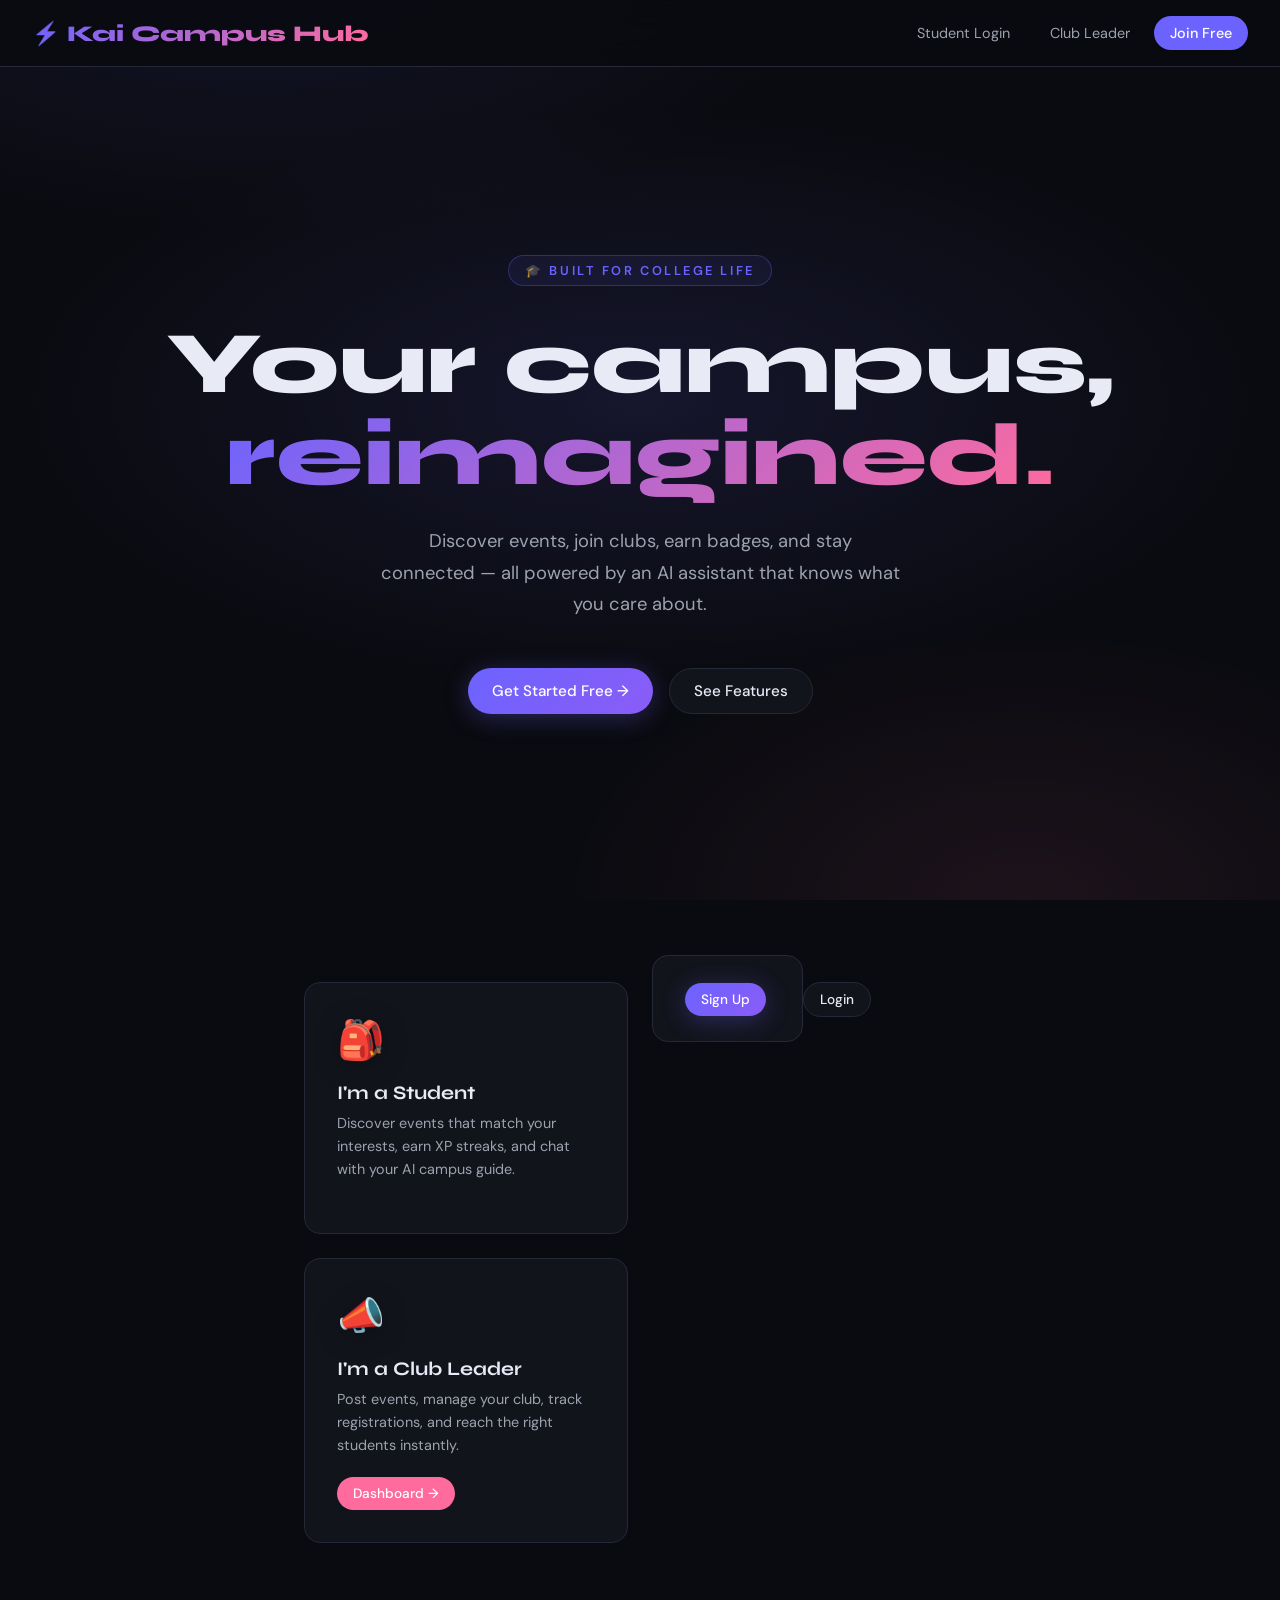
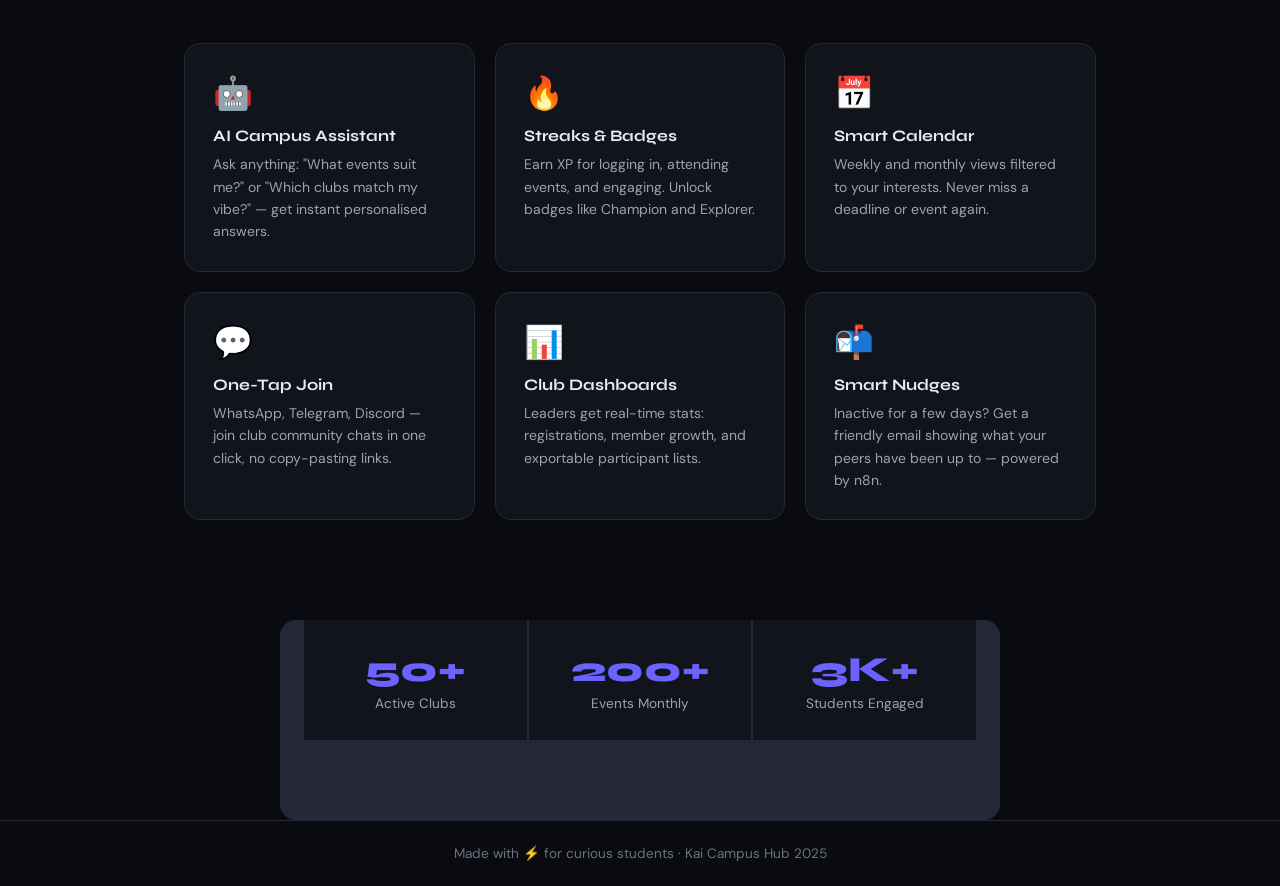
<file: Hushh/Hushh 1st Approach/index.html>
<!DOCTYPE html>
<html lang="en">
<head>
<meta charset="UTF-8" />
<meta name="viewport" content="width=device-width, initial-scale=1.0" />
<title>Kai Campus Hub — Your College, Supercharged</title>
<link rel="stylesheet" href="style.css" />
<style>
  .hero {
    min-height: calc(100vh - 65px);
    display: flex; flex-direction: column;
    align-items: center; justify-content: center;
    text-align: center; padding: 60px 24px;
    position: relative; overflow: hidden;
  }
  .hero::before {
    content: '';
    position: absolute; inset: 0;
    background: radial-gradient(ellipse 70% 50% at 50% 40%, rgba(108,99,255,0.12) 0%, transparent 70%);
    pointer-events: none;
  }
  .hero-eyebrow {
    font-size: 0.8rem; font-weight: 600; letter-spacing: 0.2em;
    text-transform: uppercase; color: var(--accent);
    border: 1px solid rgba(108,99,255,0.3);
    padding: 6px 16px; border-radius: 50px;
    margin-bottom: 32px; display: inline-block;
    background: rgba(108,99,255,0.08);
    animation: fadeUp 0.5s ease;
  }
  .hero h1 {
    font-family: 'Syne', sans-serif;
    font-size: clamp(2.8rem, 7vw, 5.5rem);
    font-weight: 800; line-height: 1.05;
    margin-bottom: 24px;
    animation: fadeUp 0.5s 0.1s ease both;
  }
  .hero h1 .line2 {
    background: linear-gradient(135deg, var(--accent), var(--accent2));
    -webkit-background-clip: text; -webkit-text-fill-color: transparent;
  }
  .hero p {
    font-size: 1.15rem; color: var(--text-dim);
    max-width: 520px; line-height: 1.7; margin-bottom: 48px;
    animation: fadeUp 0.5s 0.2s ease both;
  }
  .hero-ctas {
    display: flex; gap: 16px; flex-wrap: wrap; justify-content: center;
    animation: fadeUp 0.5s 0.3s ease both;
  }
  .role-cards {
    display: grid; grid-template-columns: 1fr 1fr; gap: 24px;
    max-width: 720px; width: 100%; margin: 80px auto 0;
    padding: 0 24px; animation: fadeUp 0.5s 0.4s ease both;
  }
  .role-card {
    background: var(--surface);
    border: 1px solid var(--border);
    border-radius: var(--radius); padding: 32px;
    text-align: left; text-decoration: none; color: var(--text);
    transition: var(--transition); position: relative; overflow: hidden;
  }
  .role-card::before {
    content: ''; position: absolute; inset: 0;
    background: linear-gradient(135deg, transparent, var(--accent-color, rgba(108,99,255,0.06)));
    opacity: 0; transition: var(--transition);
  }
  .role-card:hover::before { opacity: 1; }
  .role-card:hover { border-color: var(--border-hover, var(--accent)); transform: translateY(-4px); }
  .role-card.student { --accent-color: rgba(108,99,255,0.1); --border-hover: var(--accent); }
  .role-card.leader  { --accent-color: rgba(255,107,157,0.1); --border-hover: var(--accent2); }
  .role-icon {
    font-size: 2.4rem; margin-bottom: 16px; display: block;
    filter: drop-shadow(0 4px 12px rgba(0,0,0,0.3));
  }
  .role-card h3 { font-family: 'Syne', sans-serif; font-size: 1.2rem; font-weight: 700; margin-bottom: 8px; }
  .role-card p { font-size: 0.9rem; color: var(--text-dim); line-height: 1.6; margin-bottom: 20px; }
  .role-card .role-actions { display: flex; gap: 8px; }

  .features {
    max-width: 960px; margin: 0 auto; padding: 100px 24px;
    display: grid; grid-template-columns: repeat(auto-fit, minmax(260px, 1fr));
    gap: 20px;
  }
  .feature-card {
    background: var(--surface); border: 1px solid var(--border);
    border-radius: var(--radius); padding: 28px;
  }
  .feature-icon { font-size: 2rem; margin-bottom: 12px; }
  .feature-card h4 { font-family: 'Syne', sans-serif; font-size: 1rem; font-weight: 700; margin-bottom: 8px; }
  .feature-card p { font-size: 0.875rem; color: var(--text-dim); line-height: 1.6; }

  .stats-bar {
    max-width: 720px; margin: 0 auto; padding: 0 24px 80px;
    display: grid; grid-template-columns: repeat(3,1fr); gap: 2px;
    background: var(--border); border-radius: var(--radius); overflow: hidden;
  }
  .stat { background: var(--surface); padding: 28px 24px; text-align: center; }
  .stat-val { font-family: 'Syne', sans-serif; font-size: 2.2rem; font-weight: 800; color: var(--accent); }
  .stat-label { font-size: 0.85rem; color: var(--text-dim); margin-top: 4px; }

  .footer {
    border-top: 1px solid var(--border); padding: 24px;
    text-align: center; color: var(--text-muted); font-size: 0.85rem;
  }
  @media(max-width: 600px) {
    .role-cards { grid-template-columns: 1fr; }
    .stats-bar  { grid-template-columns: 1fr; }
  }
</style>
</head>
<body>

<nav class="nav">
  <a class="nav-logo" href="index.html">⚡ Kai Campus Hub</a>
  <div class="nav-links">
    <a href="student-login.html">Student Login</a>
    <a href="club-leader.html">Club Leader</a>
    <a href="student-signup.html" class="btn-nav">Join Free</a>
  </div>
</nav>

<section class="hero">
  <div class="hero-eyebrow">🎓 Built for College Life</div>
  <h1>
    Your campus,<br>
    <span class="line2">reimagined.</span>
  </h1>
  <p>Discover events, join clubs, earn badges, and stay connected — all powered by an AI assistant that knows what you care about.</p>
  <div class="hero-ctas">
    <a href="student-signup.html" class="btn btn-primary">Get Started Free &rarr;</a>
    <a href="#features" class="btn btn-secondary">See Features</a>
  </div>
</section>

<div class="role-cards">
  <a class="role-card student" href="student-signup.html">
    <span class="role-icon">🎒</span>
    <h3>I'm a Student</h3>
    <p>Discover events that match your interests, earn XP streaks, and chat with your AI campus guide.</p>
    <div class="role-actions">
      <span class="btn btn-primary btn-sm">Sign Up</span>
      <a href="student-login.html" class="btn btn-secondary btn-sm" onclick="event.stopPropagation()">Login</a>
    </div>
  </a>
  <a class="role-card leader" href="club-leader.html">
    <span class="role-icon">📣</span>
    <h3>I'm a Club Leader</h3>
    <p>Post events, manage your club, track registrations, and reach the right students instantly.</p>
    <div class="role-actions">
      <span class="btn btn-sm" style="background:var(--accent2);color:#fff;">Dashboard →</span>
    </div>
  </a>
</div>

<div id="features"></div>
<section class="features">
  <div class="feature-card anim-fade-up anim-delay-1">
    <div class="feature-icon">🤖</div>
    <h4>AI Campus Assistant</h4>
    <p>Ask anything: "What events suit me?" or "Which clubs match my vibe?" — get instant personalised answers.</p>
  </div>
  <div class="feature-card anim-fade-up anim-delay-2">
    <div class="feature-icon">🔥</div>
    <h4>Streaks & Badges</h4>
    <p>Earn XP for logging in, attending events, and engaging. Unlock badges like Champion and Explorer.</p>
  </div>
  <div class="feature-card anim-fade-up anim-delay-3">
    <div class="feature-icon">📅</div>
    <h4>Smart Calendar</h4>
    <p>Weekly and monthly views filtered to your interests. Never miss a deadline or event again.</p>
  </div>
  <div class="feature-card anim-fade-up anim-delay-1">
    <div class="feature-icon">💬</div>
    <h4>One-Tap Join</h4>
    <p>WhatsApp, Telegram, Discord — join club community chats in one click, no copy-pasting links.</p>
  </div>
  <div class="feature-card anim-fade-up anim-delay-2">
    <div class="feature-icon">📊</div>
    <h4>Club Dashboards</h4>
    <p>Leaders get real-time stats: registrations, member growth, and exportable participant lists.</p>
  </div>
  <div class="feature-card anim-fade-up anim-delay-3">
    <div class="feature-icon">📬</div>
    <h4>Smart Nudges</h4>
    <p>Inactive for a few days? Get a friendly email showing what your peers have been up to — powered by n8n.</p>
  </div>
</section>

<div class="stats-bar">
  <div class="stat">
    <div class="stat-val">50+</div>
    <div class="stat-label">Active Clubs</div>
  </div>
  <div class="stat">
    <div class="stat-val">200+</div>
    <div class="stat-label">Events Monthly</div>
  </div>
  <div class="stat">
    <div class="stat-val">3K+</div>
    <div class="stat-label">Students Engaged</div>
  </div>
</div>

<footer class="footer">
  Made with ⚡ for curious students · Kai Campus Hub 2025
</footer>

<script src="utils.js"></script>
</body>
</html>
</file>
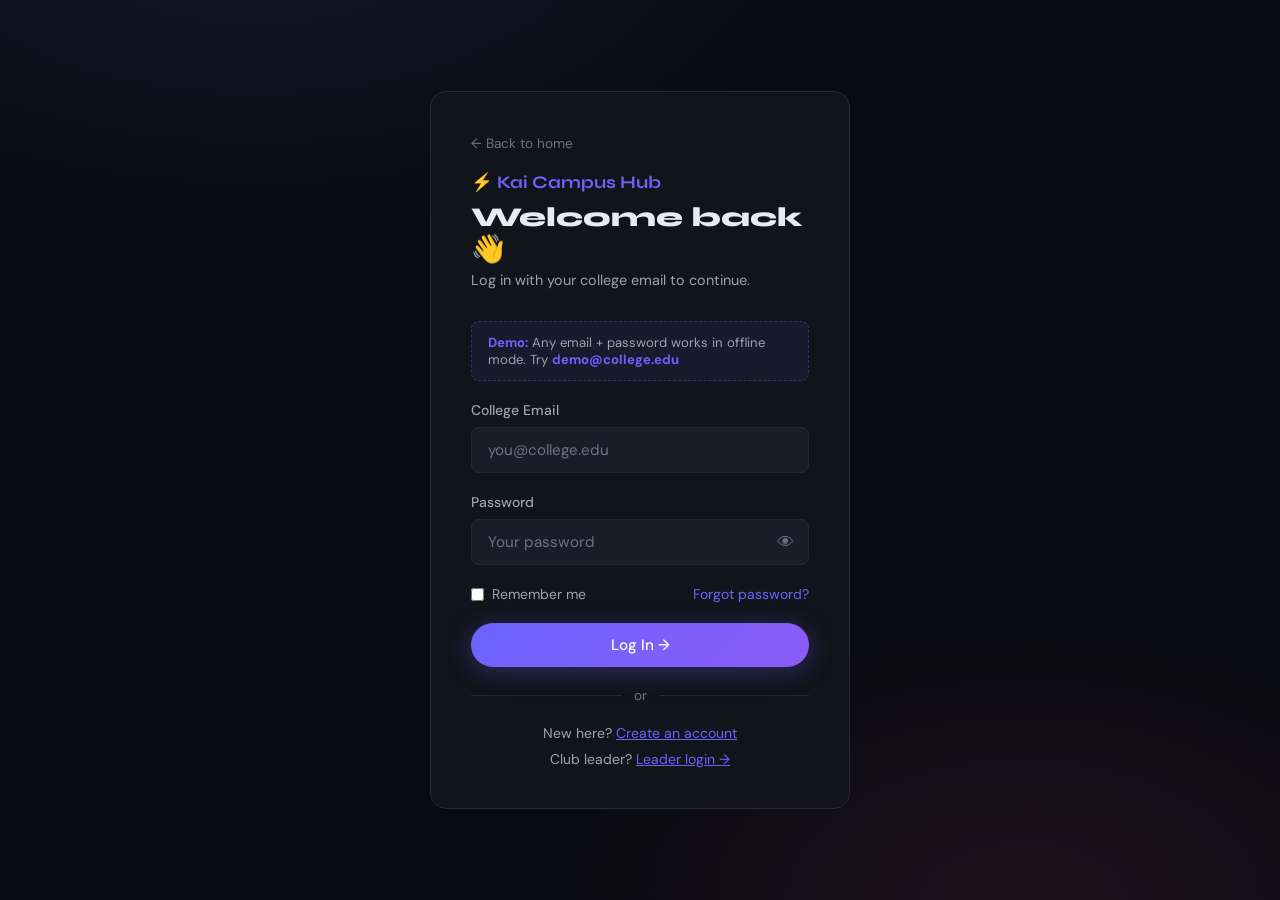
<file: Hushh/Hushh 1st Approach/chat.html>
<!DOCTYPE html>
<html lang="en">

<head>
  <meta charset="UTF-8" />
  <meta name="viewport" content="width=device-width, initial-scale=1.0" />
  <title>Dashboard — Kai Campus Hub</title>
  <link rel="stylesheet" href="style.css" />
  <style>
    /* ── Layout ── */
    body {
      overflow-x: hidden;
    }

    .app {
      display: grid;
      grid-template-columns: 260px 1fr 300px;
      grid-template-rows: 65px 1fr;
      height: 100vh;
      overflow: hidden;
    }

    /* ── Sidebar ── */
    .sidebar {
      grid-row: 1 / -1;
      background: var(--surface);
      border-right: 1px solid var(--border);
      padding: 0;
      display: flex;
      flex-direction: column;
      overflow-y: auto;
    }

    .sidebar-logo {
      padding: 20px 24px;
      font-family: 'Syne', sans-serif;
      font-weight: 800;
      font-size: 1.2rem;
      color: var(--accent);
      border-bottom: 1px solid var(--border);
    }

    .sidebar-nav {
      padding: 16px 12px;
      flex: 1;
    }

    .nav-item {
      display: flex;
      align-items: center;
      gap: 12px;
      padding: 10px 12px;
      border-radius: var(--radius-sm);
      color: var(--text-dim);
      font-size: 0.9rem;
      cursor: pointer;
      transition: var(--transition);
      text-decoration: none;
      margin-bottom: 2px;
    }

    .nav-item:hover {
      background: var(--surface2);
      color: var(--text);
    }

    .nav-item.active {
      background: rgba(108, 99, 255, 0.12);
      color: var(--accent);
      font-weight: 500;
    }

    .nav-icon {
      font-size: 1.1rem;
      width: 22px;
      text-align: center;
    }

    .sidebar-user {
      padding: 16px;
      border-top: 1px solid var(--border);
      display: flex;
      align-items: center;
      gap: 12px;
    }

    .user-avatar {
      width: 36px;
      height: 36px;
      border-radius: 50%;
      background: linear-gradient(135deg, var(--accent), var(--accent2));
      display: flex;
      align-items: center;
      justify-content: center;
      font-weight: 700;
      font-size: 0.9rem;
      flex-shrink: 0;
    }

    .user-info {
      min-width: 0;
    }

    .user-name {
      font-size: 0.875rem;
      font-weight: 600;
      white-space: nowrap;
      overflow: hidden;
      text-overflow: ellipsis;
    }

    .user-class {
      font-size: 0.75rem;
      color: var(--text-muted);
    }

    /* ── Top Bar ── */
    .topbar {
      grid-column: 2 / -1;
      background: rgba(10, 11, 16, 0.85);
      backdrop-filter: blur(20px);
      border-bottom: 1px solid var(--border);
      display: flex;
      align-items: center;
      justify-content: space-between;
      padding: 0 24px;
      gap: 16px;
    }

    .topbar-title {
      font-family: 'Syne', sans-serif;
      font-weight: 700;
      font-size: 1rem;
    }

    .topbar-right {
      display: flex;
      align-items: center;
      gap: 12px;
    }

    /* ── Main Panel ── */
    .main {
      grid-column: 2;
      grid-row: 2;
      display: flex;
      flex-direction: column;
      overflow: hidden;
      background: var(--bg);
    }

    /* ── Tabs ── */
    .tabs {
      display: flex;
      gap: 4px;
      padding: 16px 24px 0;
      border-bottom: 1px solid var(--border);
    }

    .tab {
      padding: 10px 18px;
      border-radius: 8px 8px 0 0;
      font-size: 0.875rem;
      font-weight: 500;
      cursor: pointer;
      color: var(--text-dim);
      transition: var(--transition);
      border: none;
      background: none;
    }

    .tab.active {
      color: var(--accent);
      border-bottom: 2px solid var(--accent);
      background: rgba(108, 99, 255, 0.05);
    }

    /* ── Chat ── */
    .chat-area {
      flex: 1;
      overflow-y: auto;
      padding: 24px;
      display: flex;
      flex-direction: column;
      gap: 16px;
    }

    .msg {
      display: flex;
      gap: 12px;
      max-width: 75%;
      animation: fadeUp 0.3s ease;
    }

    .msg.user {
      align-self: flex-end;
      flex-direction: row-reverse;
    }

    .msg-avatar {
      width: 32px;
      height: 32px;
      border-radius: 50%;
      flex-shrink: 0;
      display: flex;
      align-items: center;
      justify-content: center;
      font-size: 0.85rem;
      font-weight: 700;
    }

    .msg.ai .msg-avatar {
      background: linear-gradient(135deg, var(--accent), #8b5cf6);
    }

    .msg.user .msg-avatar {
      background: linear-gradient(135deg, var(--accent2), #f59e0b);
    }

    .msg-bubble {
      padding: 12px 16px;
      border-radius: 16px;
      font-size: 0.9rem;
      line-height: 1.6;
    }

    .msg.ai .msg-bubble {
      background: var(--surface);
      border: 1px solid var(--border);
      border-top-left-radius: 4px;
    }

    .msg.user .msg-bubble {
      background: linear-gradient(135deg, var(--accent), #8b5cf6);
      color: #fff;
      border-top-right-radius: 4px;
    }

    .msg-bubble .event-cards {
      display: flex;
      flex-direction: column;
      gap: 8px;
      margin-top: 10px;
    }

    .event-mini {
      background: var(--surface2);
      border: 1px solid var(--border);
      border-radius: 10px;
      padding: 10px 12px;
      display: flex;
      align-items: center;
      justify-content: space-between;
      gap: 8px;
    }

    .event-mini-info {
      min-width: 0;
    }

    .event-mini-title {
      font-weight: 600;
      font-size: 0.85rem;
      white-space: nowrap;
      overflow: hidden;
      text-overflow: ellipsis;
    }

    .event-mini-meta {
      font-size: 0.75rem;
      color: var(--text-muted);
      margin-top: 2px;
    }

    .chat-input-area {
      padding: 16px 24px;
      border-top: 1px solid var(--border);
      background: var(--bg);
    }

    .quick-prompts {
      display: flex;
      gap: 8px;
      flex-wrap: wrap;
      margin-bottom: 12px;
    }

    .quick-btn {
      font-size: 0.78rem;
      padding: 6px 12px;
      border-radius: 50px;
      background: var(--surface2);
      border: 1px solid var(--border);
      color: var(--text-dim);
      cursor: pointer;
      transition: var(--transition);
    }

    .quick-btn:hover {
      border-color: var(--accent);
      color: var(--accent);
    }

    .input-row {
      display: flex;
      gap: 10px;
    }

    .chat-input {
      flex: 1;
      background: var(--surface);
      border: 1px solid var(--border);
      border-radius: 12px;
      padding: 12px 16px;
      color: var(--text);
      font-family: 'DM Sans', sans-serif;
      font-size: 0.9rem;
      outline: none;
      transition: var(--transition);
      resize: none;
      line-height: 1.5;
    }

    .chat-input:focus {
      border-color: var(--accent);
      box-shadow: 0 0 0 3px var(--glow);
    }

    .send-btn {
      background: var(--accent);
      border: none;
      border-radius: 12px;
      width: 44px;
      height: 44px;
      cursor: pointer;
      font-size: 1.1rem;
      transition: var(--transition);
      display: flex;
      align-items: center;
      justify-content: center;
      flex-shrink: 0;
    }

    .send-btn:hover {
      background: #5a52d5;
    }

    /* ── Events Tab ── */
    .events-grid {
      padding: 24px;
      display: grid;
      gap: 16px;
      overflow-y: auto;
      grid-template-columns: 1fr;
    }

    .event-card {
      background: var(--surface);
      border: 1px solid var(--border);
      border-radius: var(--radius);
      padding: 20px;
      display: flex;
      justify-content: space-between;
      align-items: flex-start;
      gap: 16px;
      transition: var(--transition);
    }

    .event-card:hover {
      border-color: rgba(108, 99, 255, 0.3);
    }

    .event-card-info {
      flex: 1;
      min-width: 0;
    }

    .event-card-title {
      font-family: 'Syne', sans-serif;
      font-weight: 700;
      font-size: 1rem;
      margin-bottom: 6px;
    }

    .event-card-meta {
      font-size: 0.82rem;
      color: var(--text-muted);
      display: flex;
      gap: 12px;
      flex-wrap: wrap;
      margin-bottom: 10px;
    }

    .event-card-tags {
      display: flex;
      gap: 6px;
      flex-wrap: wrap;
    }

    .join-btns {
      display: flex;
      gap: 8px;
      flex-direction: column;
      flex-shrink: 0;
    }

    /* ── Right Panel ── */
    .right-panel {
      grid-row: 2;
      background: var(--surface);
      border-left: 1px solid var(--border);
      overflow-y: auto;
      padding: 20px 16px;
      display: flex;
      flex-direction: column;
      gap: 20px;
    }

    .panel-section-title {
      font-family: 'Syne', sans-serif;
      font-size: 0.85rem;
      font-weight: 700;
      color: var(--text-muted);
      text-transform: uppercase;
      letter-spacing: 0.1em;
      margin-bottom: 12px;
    }

    /* ── Gamification Panel ── */
    .xp-bar-wrap {
      margin-bottom: 4px;
    }

    .xp-bar-labels {
      display: flex;
      justify-content: space-between;
      font-size: 0.75rem;
      color: var(--text-muted);
      margin-bottom: 6px;
    }

    .xp-bar {
      height: 8px;
      border-radius: 4px;
      background: var(--surface2);
      overflow: hidden;
    }

    .xp-fill {
      height: 100%;
      border-radius: 4px;
      background: linear-gradient(90deg, var(--accent), #8b5cf6);
      transition: width 1s ease;
    }

    .badge-grid {
      display: flex;
      flex-wrap: wrap;
      gap: 8px;
    }

    .badge-item {
      text-align: center;
      padding: 10px;
      border-radius: 10px;
      flex: 1;
      min-width: 70px;
      background: var(--surface2);
      border: 1px solid var(--border);
      transition: var(--transition);
    }

    .badge-item.earned {
      border-color: var(--accent4);
      background: rgba(255, 209, 102, 0.08);
    }

    .badge-item.locked {
      opacity: 0.4;
    }

    .badge-emoji {
      font-size: 1.5rem;
    }

    .badge-name {
      font-size: 0.7rem;
      color: var(--text-dim);
      margin-top: 4px;
    }

    /* ── Mini Calendar ── */
    .mini-cal {
      font-size: 0.85rem;
    }

    .cal-nav {
      display: flex;
      align-items: center;
      justify-content: space-between;
      margin-bottom: 12px;
    }

    .cal-nav button {
      background: var(--surface2);
      border: 1px solid var(--border);
      border-radius: 6px;
      padding: 4px 10px;
      color: var(--text);
      cursor: pointer;
    }

    .cal-grid {
      display: grid;
      grid-template-columns: repeat(7, 1fr);
      gap: 2px;
      text-align: center;
    }

    .cal-day-name {
      font-size: 0.7rem;
      color: var(--text-muted);
      padding: 4px 0;
    }

    .cal-day {
      padding: 5px 0;
      border-radius: 6px;
      cursor: pointer;
      color: var(--text-dim);
      transition: var(--transition);
    }

    .cal-day:hover {
      background: var(--surface2);
    }

    .cal-day.today {
      background: var(--accent);
      color: #fff;
      font-weight: 700;
      border-radius: 50%;
    }

    .cal-day.has-event::after {
      content: '·';
      display: block;
      color: var(--accent3);
      font-size: 1rem;
      line-height: 0.4;
    }

    .cal-day.empty {
      cursor: default;
    }

    /* ── Clubs Panel ── */
    .club-item {
      display: flex;
      align-items: center;
      gap: 10px;
      padding: 10px 0;
      border-bottom: 1px solid var(--border);
    }

    .club-item:last-child {
      border-bottom: none;
    }

    .club-avatar {
      width: 36px;
      height: 36px;
      border-radius: 10px;
      background: linear-gradient(135deg, #2a2d3a, #3a3d50);
      display: flex;
      align-items: center;
      justify-content: center;
      font-size: 1.2rem;
      flex-shrink: 0;
    }

    .club-info {
      flex: 1;
      min-width: 0;
    }

    .club-name {
      font-size: 0.875rem;
      font-weight: 600;
    }

    .club-members {
      font-size: 0.75rem;
      color: var(--text-muted);
    }

    /* ── Responsive ── */
    @media(max-width:900px) {
      .app {
        grid-template-columns: 1fr;
        grid-template-rows: 65px 1fr;
      }

      .sidebar {
        display: none;
      }

      .topbar {
        grid-column: 1;
      }

      .main {
        grid-column: 1;
      }

      .right-panel {
        display: none;
      }
    }

    /* ── typing indicator ── */
    .typing .msg-bubble {
      display: flex;
      gap: 4px;
      align-items: center;
      padding: 14px 16px;
    }

    .typing-dot {
      width: 7px;
      height: 7px;
      border-radius: 50%;
      background: var(--text-muted);
      animation: typeBounce 1.2s infinite;
    }

    .typing-dot:nth-child(2) {
      animation-delay: 0.2s;
    }

    .typing-dot:nth-child(3) {
      animation-delay: 0.4s;
    }

    @keyframes typeBounce {

      0%,
      60%,
      100% {
        transform: translateY(0)
      }

      30% {
        transform: translateY(-6px)
      }
    }
  </style>
</head>

<body>
  <div class="app">

    <!-- Sidebar -->
    <aside class="sidebar">
      <div class="sidebar-logo">⚡ Kai Campus</div>
      <nav class="sidebar-nav">
        <div class="nav-item active" onclick="switchTab('chat')"><span class="nav-icon">💬</span> AI Assistant</div>
        <div class="nav-item" onclick="switchTab('events')"><span class="nav-icon">📅</span> Events</div>
        <div class="nav-item" onclick="switchTab('clubs')"><span class="nav-icon">🏛</span> Clubs</div>
        <a class="nav-item" href="calendar.html"><span class="nav-icon">🗓</span> Calendar</a>
        <div class="nav-item" onclick="switchTab('badges')"><span class="nav-icon">🏆</span> My Badges</div>
        <div style="height:1px;background:var(--border);margin:12px 0"></div>
        <div class="nav-item" onclick="logout()"><span class="nav-icon">🚪</span> Log Out</div>
      </nav>
      <div class="sidebar-user" id="sidebarUser">
        <div class="user-avatar" id="userAvatarSide"></div>
        <div class="user-info">
          <div class="user-name" id="userNameSide">—</div>
          <div class="user-class" id="userClassSide">—</div>
        </div>
      </div>
    </aside>

    <!-- Top Bar -->
    <header class="topbar">
      <div class="topbar-title" id="tabTitle">💬 AI Assistant</div>
      <div class="topbar-right">
        <div class="streak-bar" id="streakBar">
          <span class="streak-fire">🔥</span>
          <span class="streak-count" id="streakCount">0</span>
          <span style="color:var(--text-muted);font-size:0.8rem">day streak</span>
        </div>
        <div class="xp-pill" id="xpPill">0 XP</div>
      </div>
    </header>

    <!-- Main Content -->
    <main class="main">
      <!-- CHAT TAB -->
      <div id="tabChat" style="display:flex;flex-direction:column;height:100%">
        <div class="tabs">
          <button class="tab active" onclick="switchTab('chat')">💬 Chat</button>
          <button class="tab" onclick="switchTab('events')">📅 Events</button>
          <button class="tab" onclick="switchTab('clubs')">🏛 Clubs</button>
        </div>
        <div class="chat-area" id="chatArea"></div>
        <div class="chat-input-area">
          <div class="quick-prompts">
            <button class="quick-btn" onclick="sendQuick('What events are happening this week?')">📅 This week's
              events</button>
            <button class="quick-btn" onclick="sendQuick('Which clubs match my interests?')">🏛 Matching clubs</button>
            <button class="quick-btn" onclick="sendQuick('Show me upcoming deadlines')">⏰ Deadlines</button>
            <button class="quick-btn" onclick="sendQuick('How do I earn more XP?')">⚡ Earn XP</button>
          </div>
          <div class="input-row">
            <textarea class="chat-input" id="chatInput" rows="1"
              placeholder="Ask anything about events, clubs, deadlines…" onkeydown="handleKey(event)"></textarea>
            <button class="send-btn" onclick="sendMessage()">↑</button>
          </div>
        </div>
      </div>

      <!-- EVENTS TAB -->
      <div id="tabEvents" style="display:none;height:100%;overflow:hidden;flex-direction:column">
        <div class="tabs">
          <button class="tab" onclick="switchTab('chat')">💬 Chat</button>
          <button class="tab active" onclick="switchTab('events')">📅 Events</button>
          <button class="tab" onclick="switchTab('clubs')">🏛 Clubs</button>
        </div>
        <div class="events-grid" id="eventsGrid">
          <div style="color:var(--text-muted);padding:24px;text-align:center">Loading events…</div>
        </div>
      </div>

      <!-- CLUBS TAB -->
      <div id="tabClubs" style="display:none;height:100%;overflow:hidden;flex-direction:column">
        <div class="tabs">
          <button class="tab" onclick="switchTab('chat')">💬 Chat</button>
          <button class="tab" onclick="switchTab('events')">📅 Events</button>
          <button class="tab active" onclick="switchTab('clubs')">🏛 Clubs</button>
        </div>
        <div class="events-grid" id="clubsGrid">
          <div style="color:var(--text-muted);padding:24px;text-align:center">Loading clubs…</div>
        </div>
      </div>

      <!-- BADGES TAB -->
      <div id="tabBadges" style="display:none;height:100%;overflow-y:auto;padding:24px">
        <h2 style="font-family:'Syne',sans-serif;margin-bottom:20px">Your Achievements</h2>
        <div id="badgesFull"></div>
      </div>
    </main>

    <!-- Right Panel -->
    <aside class="right-panel">
      <!-- XP & Streak -->
      <div>
        <div class="panel-section-title">Progress</div>
        <div class="xp-bar-wrap">
          <div class="xp-bar-labels">
            <span id="badgeCurrent">🌱 Newcomer</span>
            <span id="badgeNext">⚡ Active →</span>
          </div>
          <div class="xp-bar">
            <div class="xp-fill" id="xpFill" style="width:0%"></div>
          </div>
          <div style="font-size:0.75rem;color:var(--text-muted);margin-top:6px" id="xpLabel">0 / 50 XP</div>
        </div>
      </div>

      <!-- Mini Calendar -->
      <div>
        <div class="panel-section-title">Calendar</div>
        <div class="mini-cal">
          <div class="cal-nav">
            <button onclick="calPrev()">‹</button>
            <span id="calMonthLabel" style="font-weight:600;font-size:0.9rem"></span>
            <button onclick="calNext()">›</button>
          </div>
          <div class="cal-grid" id="calGrid"></div>
        </div>
      </div>

      <!-- Badges mini -->
      <div>
        <div class="panel-section-title">Badges</div>
        <div class="badge-grid" id="badgeMini"></div>
      </div>

      <!-- Matched Clubs -->
      <div>
        <div class="panel-section-title">Your Clubs</div>
        <div id="clubsMini"></div>
      </div>
    </aside>

  </div>

  <script src="utils.js"></script>
  <script>
    // ─── AUTH CHECK ────────────────────────────────────────────
    const user = Auth.require();
    if (!user) throw new Error('Redirect');

    // ─── INIT USER UI ──────────────────────────────────────────
    const initials = user.name.split(' ').map(w => w[0]).join('').slice(0, 2).toUpperCase();
    document.getElementById('userAvatarSide').textContent = initials;
    document.getElementById('userNameSide').textContent = user.name;
    document.getElementById('userClassSide').textContent = user.classYear || '';

    // ─── XP & STREAK ──────────────────────────────────────────
    const streak = Gamification.updateStreak();
    const xp = Gamification.getXP();
    document.getElementById('streakCount').textContent = streak;
    document.getElementById('xpPill').textContent = xp + ' XP';

    // XP bar
    const cur = Gamification.getCurrentBadge(xp);
    const next = Gamification.getNextBadge(xp);
    document.getElementById('badgeCurrent').textContent = cur.icon + ' ' + cur.label;
    if (next) {
      document.getElementById('badgeNext').textContent = next.icon + ' ' + next.label + ' →';
      const pct = ((xp - cur.xp) / (next.xp - cur.xp)) * 100;
      document.getElementById('xpFill').style.width = Math.min(pct, 100) + '%';
      document.getElementById('xpLabel').textContent = xp + ' / ' + next.xp + ' XP';
    } else {
      document.getElementById('badgeNext').textContent = '🏆 Max rank!';
      document.getElementById('xpFill').style.width = '100%';
    }

    // ─── BADGES ───────────────────────────────────────────────
    function renderBadges(containerId) {
      const el = document.getElementById(containerId);
      el.innerHTML = '';
      Gamification.BADGES.forEach(b => {
        const earned = xp >= b.xp;
        const d = document.createElement('div');
        d.className = 'badge-item ' + (earned ? 'earned' : 'locked');
        d.innerHTML = `<div class="badge-emoji">${b.icon}</div><div class="badge-name">${b.label}</div>`;
        el.appendChild(d);
      });
    }
    renderBadges('badgeMini');
    renderBadges('badgesFull');

    // ─── MINI CALENDAR ────────────────────────────────────────
    let calDate = new Date();
    const EVENT_DATES = [15, 18, 20, 22, 25, 28]; // mock

    function renderCal() {
      const y = calDate.getFullYear(), m = calDate.getMonth();
      document.getElementById('calMonthLabel').textContent =
        calDate.toLocaleDateString('en-US', { month: 'long', year: 'numeric' });
      const grid = document.getElementById('calGrid');
      grid.innerHTML = '';
      ['Su', 'Mo', 'Tu', 'We', 'Th', 'Fr', 'Sa'].forEach(d => {
        const el = document.createElement('div');
        el.className = 'cal-day-name'; el.textContent = d; grid.appendChild(el);
      });
      const firstDay = new Date(y, m, 1).getDay();
      const days = new Date(y, m + 1, 0).getDate();
      const today = new Date();
      for (let i = 0; i < firstDay; i++) {
        const el = document.createElement('div'); el.className = 'cal-day empty'; grid.appendChild(el);
      }
      for (let d = 1; d <= days; d++) {
        const el = document.createElement('div'); el.className = 'cal-day'; el.textContent = d;
        if (d === today.getDate() && m === today.getMonth() && y === today.getFullYear()) el.classList.add('today');
        if (EVENT_DATES.includes(d)) el.classList.add('has-event');
        el.onclick = () => showToast(`Events on ${d} ${calDate.toLocaleDateString('en-US', { month: 'short' })} →`, 'info');
        grid.appendChild(el);
      }
    }
    function calPrev() { calDate.setMonth(calDate.getMonth() - 1); renderCal(); }
    function calNext() { calDate.setMonth(calDate.getMonth() + 1); renderCal(); }
    renderCal();

    // ─── CLUBS MINI ───────────────────────────────────────────
    const interests = Array.isArray(user.interests) ? user.interests : (user.interests || '').split(',');
    const matchedClubs = MOCK_CLUBS.filter(c => {
      const tags = c.tags.toLowerCase();
      return interests.some(i => tags.includes(i.toLowerCase()));
    }).slice(0, 4);

    const clubsMini = document.getElementById('clubsMini');
    const CLUB_ICONS = ['💻', '🎨', '🗣', '💼', '📸', '🤖'];
    (matchedClubs.length ? matchedClubs : MOCK_CLUBS.slice(0, 3)).forEach((c, i) => {
      clubsMini.innerHTML += `
    <div class="club-item">
      <div class="club-avatar">${CLUB_ICONS[i % CLUB_ICONS.length]}</div>
      <div class="club-info">
        <div class="club-name">${c.name}</div>
        <div class="club-members">Active club</div>
      </div>
    </div>`;
    });

    // ─── TABS ─────────────────────────────────────────────────
    function switchTab(name) {
      ['chat', 'events', 'clubs', 'badges'].forEach(t => {
        const el = document.getElementById('tab' + t.charAt(0).toUpperCase() + t.slice(1));
        if (el) el.style.display = t === name ? 'flex' : 'none';
      });
      const titles = { chat: '💬 AI Assistant', events: '📅 Events', clubs: '🏛 Clubs', badges: '🏆 My Badges' };
      document.getElementById('tabTitle').textContent = titles[name] || '';
      if (name === 'events') loadEvents();
      if (name === 'clubs') loadClubs();
    }

    // ─── EVENTS ───────────────────────────────────────────────
    async function loadEvents() {
      let events = MOCK_EVENTS;
      try {
        const res = await apiPost({ action: 'getEvents', interests: interests.join(',') });
        if (res.status === 'success' && res.data?.length) events = res.data;
      } catch (e) { }
      renderEvents(events);
    }

    function renderEvents(events) {
      const grid = document.getElementById('eventsGrid');
      grid.innerHTML = events.map(ev => {
        const tags = (ev.tags || '').split(',').map(t => `<span class="badge badge-purple">${t.trim()}</span>`).join('');
        const dt = ev.time ? new Date(ev.time).toLocaleString('en-US', { weekday: 'short', month: 'short', day: 'numeric', hour: '2-digit', minute: '2-digit' }) : 'TBA';
        return `
      <div class="event-card">
        <div class="event-card-info">
          <div class="event-card-title">${ev.title}</div>
          <div class="event-card-meta">
            <span>🏛 ${ev.club || 'Campus'}</span>
            <span>📍 ${ev.venue || 'TBA'}</span>
            <span>🕐 ${dt}</span>
          </div>
          <div class="event-card-tags">${tags}</div>
        </div>
        <div class="join-btns">
          ${ev.joinLink && ev.joinLink != '#' ? `<a href="${ev.joinLink}" target="_blank" class="btn btn-primary btn-sm">Join →</a>` : ''}
          <button class="btn btn-secondary btn-sm" onclick="markInterested('${ev.id}','${ev.title}')">⭐ Interested</button>
        </div>
      </div>`;
      }).join('');
    }

    function markInterested(id, title) {
      Gamification.addXP(5);
      document.getElementById('xpPill').textContent = Gamification.getXP() + ' XP';
      showToast(`Marked interested in "${title}" +5 XP`, 'success');
    }

    // ─── CLUBS ────────────────────────────────────────────────
    async function loadClubs() {
      let clubs = MOCK_CLUBS;
      try {
        const res = await apiPost({ action: 'getClubs', interests: interests.join(',') });
        if (res.status === 'success' && res.data?.length) clubs = res.data;
      } catch (e) { }
      renderClubs(clubs);
    }

    function renderClubs(clubs) {
      const grid = document.getElementById('clubsGrid');
      grid.innerHTML = clubs.map((c, i) => {
        const tags = (c.tags || '').split(',').map(t => `<span class="badge badge-purple">${t.trim()}</span>`).join('');
        return `
      <div class="event-card">
        <div class="event-card-info">
          <div class="event-card-title">${CLUB_ICONS[i % CLUB_ICONS.length]} ${c.name}</div>
          <div class="event-card-meta"><span>🏛 Student Club</span></div>
          <p style="font-size:0.85rem;color:var(--text-dim);margin:8px 0">${c.description || ''}</p>
          <div class="event-card-tags">${tags}</div>
        </div>
        <div class="join-btns">
          <button class="btn btn-primary btn-sm" onclick="joinClub('${c.id}','${c.name}')">Join Club</button>
        </div>
      </div>`;
      }).join('');
    }

    function joinClub(id, name) {
      Gamification.addXP(20);
      document.getElementById('xpPill').textContent = Gamification.getXP() + ' XP';
      showToast(`Joined ${name}! +20 XP 🎉`, 'success');
    }

    // ─── CHAT ─────────────────────────────────────────────────
    function appendMsg(role, content) {
      const area = document.getElementById('chatArea');
      const div = document.createElement('div');
      div.className = 'msg ' + role;
      const avatar = role === 'ai' ? '🤖' : initials;
      div.innerHTML = `
    <div class="msg-avatar">${avatar}</div>
    <div class="msg-bubble">${content}</div>`;
      area.appendChild(div);
      area.scrollTop = area.scrollHeight;
      return div;
    }

    function appendTyping() {
      const area = document.getElementById('chatArea');
      const div = document.createElement('div');
      div.className = 'msg ai typing';
      div.innerHTML = `
    <div class="msg-avatar">🤖</div>
    <div class="msg-bubble">
      <div class="typing-dot"></div>
      <div class="typing-dot"></div>
      <div class="typing-dot"></div>
    </div>`;
      area.appendChild(div);
      area.scrollTop = area.scrollHeight;
      return div;
    }

    // Welcome message
    appendMsg('ai', `Hey <strong>${user.name.split(' ')[0]}</strong>! 👋 I'm Kai, your AI campus guide. Ask me anything — events this week, clubs matching your interests, upcoming deadlines, or how to earn more XP!`);

    async function sendMessage() {
      const inp = document.getElementById('chatInput');
      const text = inp.value.trim();
      if (!text) return;
      inp.value = '';

      appendMsg('user', text);
      Gamification.addXP(2);
      document.getElementById('xpPill').textContent = Gamification.getXP() + ' XP';

      const typing = appendTyping();
      const reply = await buildAIReply(text);
      typing.remove();
      appendMsg('ai', reply);

      // n8n trigger for AI chat activity
      await n8nTrigger('ai_chat', { email: user.email, query: text });
    }

    function sendQuick(text) {
      document.getElementById('chatInput').value = text;
      sendMessage();
    }

    function handleKey(e) {
      if (e.key === 'Enter' && !e.shiftKey) { e.preventDefault(); sendMessage(); }
    }

    // AI Reply builder (calls n8n webhook)
    async function buildAIReply(msg) {
      const N8N_WEBHOOK_URL = "http://localhost:5678/webhook-test/hush";

      try {
        const response = await fetch(N8N_WEBHOOK_URL, {
          method: "POST",
          headers: { "Content-Type": "application/json" },
          body: JSON.stringify({ message: msg })
        });

        if (!response.ok) throw new Error("Network response was not ok");

        const data = await response.json();
        return data.reply || "I'm sorry, I couldn't process that.";
      } catch (error) {
        console.error("Error connecting to n8n:", error);
        return "❌ Connection Error. Is n8n running and CORS enabled?";
      }
    }

    // ─── LOGOUT ───────────────────────────────────────────────
    function logout() {
      Auth.clear();
      window.location.href = 'index.html';
    }
  </script>
</body>

</html>
</file>
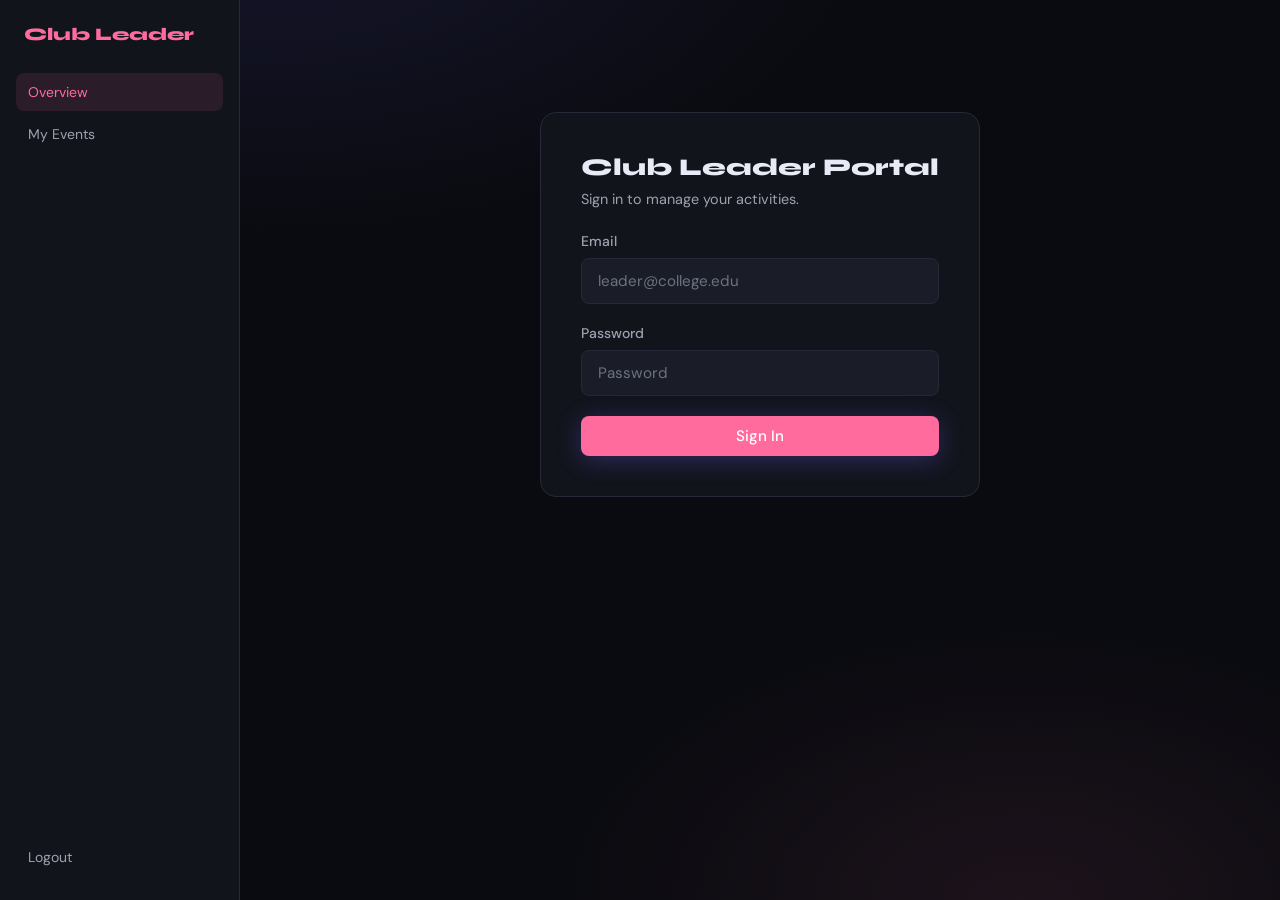
<file: Hushh/Hushh 1st Approach/club-leader.html>
<!DOCTYPE html>
<html lang="en">
<head>
<meta charset="UTF-8"/>
<meta name="viewport" content="width=device-width, initial-scale=1.0"/>
<title>Club Leader Dashboard — Kai Campus Hub</title>
<link rel="stylesheet" href="style.css"/>
<style>
/* ── ALL STYLING PRESERVED EXACTLY AS PROVIDED ── */
.leader-layout { display: grid; grid-template-columns: 240px 1fr; min-height: 100vh; }
.leader-sidebar { background: var(--surface); border-right: 1px solid var(--border); padding: 24px 16px; display: flex; flex-direction: column; gap: 4px; }
.leader-logo { font-family:'Syne',sans-serif; font-weight:800; font-size:1.1rem; color:var(--accent2); margin-bottom:24px; padding:0 8px; }
.ls-item { display:flex; align-items:center; gap:10px; padding:10px 12px; border-radius:var(--radius-sm); color:var(--text-dim); font-size:0.875rem; cursor:pointer; transition:var(--transition); text-decoration:none; }
.ls-item:hover  { background:var(--surface2); color:var(--text); }
.ls-item.active { background:rgba(255,107,157,0.1); color:var(--accent2); }
.leader-main { padding: 32px; overflow-y: auto; }
.leader-header { display: flex; align-items: center; justify-content: space-between; margin-bottom: 32px; flex-wrap: wrap; gap: 16px; }
.leader-header h1 { font-family:'Syne',sans-serif; font-size:1.6rem; font-weight:800; }
#authPanel { max-width: 440px; margin: 80px auto; background:var(--surface); border:1px solid var(--border); border-radius:var(--radius); padding:40px; animation:fadeUp 0.4s ease; }
#authPanel h2 { font-family:'Syne',sans-serif; font-size:1.5rem; font-weight:800; margin-bottom:8px; }
#authPanel p  { color:var(--text-dim); font-size:.9rem; margin-bottom:24px; }
.stats-grid { display:grid; grid-template-columns:repeat(auto-fit,minmax(160px,1fr)); gap:16px; margin-bottom:32px; }
.stat-card { background:var(--surface); border:1px solid var(--border); border-radius:var(--radius); padding:20px; }
.stat-card .icon { font-size:1.8rem; margin-bottom:8px; }
.stat-card .val  { font-family:'Syne',sans-serif; font-size:2rem; font-weight:800; }
.stat-card .lbl  { font-size:0.8rem; color:var(--text-muted); margin-top:4px; }
.data-table { width:100%; border-collapse:collapse; font-size:0.875rem; }
.data-table th { text-align:left; padding:10px 12px; color:var(--text-muted); font-weight:500; border-bottom:1px solid var(--border); }
.data-table td { padding:10px 12px; border-bottom:1px solid var(--border); }
.data-table tr:hover td { background:var(--surface2); }
.form-modal { position:fixed; inset:0; background:rgba(0,0,0,0.7); backdrop-filter:blur(6px); display:none; align-items:center; justify-content:center; z-index:200; }
.form-modal.open { display:flex; }
.form-modal-inner { background:var(--surface); border:1px solid var(--border); border-radius:var(--radius); padding:32px; max-width:500px; width:90%; animation:fadeUp 0.3s ease; position:relative; max-height:90vh; overflow-y:auto; }
.form-modal-inner h3 { font-family:'Syne',sans-serif; font-size:1.2rem; font-weight:700; margin-bottom:20px; }
.section-tabs { display:flex; gap:4px; margin-bottom:24px; }
.stab { padding:8px 16px; border-radius:8px; font-size:0.875rem; font-weight:500; cursor:pointer; background:none; border:1px solid transparent; color:var(--text-dim); transition:var(--transition); }
.stab.active { background:rgba(255,107,157,0.1); border-color:var(--accent2); color:var(--accent2); }
@media(max-width:700px) { .leader-layout { grid-template-columns:1fr; } .leader-sidebar { display:none; } }

/* Additional layout for split inputs */
.row2 { display: grid; grid-template-columns: 1fr 1fr; gap: 10px; }
</style>
</head>
<body>

<div class="leader-layout">
  <aside class="leader-sidebar">
    <div class="leader-logo">Club Leader</div>
    <div class="ls-item active" onclick="showSection('overview')">Overview</div>
    <div class="ls-item" onclick="showSection('events')">My Events</div>
    <div style="margin-top:auto"></div>
    <div class="ls-item" onclick="leaderLogout()">Logout</div>
  </aside>

  <div class="leader-main">
    <div id="authPanel">
      <h2>Club Leader Portal</h2>
      <p>Sign in to manage your activities.</p>
      <div id="leaderAlert" class="alert"></div>
      <div class="form-group"><label>Email</label><input type="email" id="lEmail" placeholder="leader@college.edu"/></div>
      <div class="form-group"><label>Password</label><input type="password" id="lPassword" placeholder="Password"/></div>
      <button class="btn btn-primary btn-full" onclick="leaderLogin()" style="background:var(--accent2); color: white; border: none; padding: 10px; border-radius: 8px; cursor: pointer; width: 100%;">Sign In</button>
    </div>

    <div id="dashboard" style="display:none">
      <div class="leader-header">
        <h1>Dashboard</h1>
        <button class="btn btn-primary" style="background:var(--accent2); color: white; border: none; padding: 10px 20px; border-radius: 8px; cursor: pointer;" onclick="openAddEvent()">+ Add Event</button>
      </div>

      <div class="stats-grid">
        <div class="stat-card"><div class="val" id="statEvents">0</div><div class="lbl">Events Posted</div></div>
        <div class="stat-card"><div class="icon">🔗</div><div class="val">Live</div><div class="lbl">Sync Status</div></div>
      </div>

      <div id="secOverview">
        <div class="section-label">Recent Events</div>
        <table class="data-table">
          <thead><tr><th>Event</th><th>Venue</th><th>Date</th><th>Time</th></tr></thead>
          <tbody id="eventsTbody"></tbody>
        </table>
      </div>
    </div>
  </div>
</div>

<div class="form-modal" id="addEventModal">
  <div class="form-modal-inner">
    <button style="position:absolute;top:16px;right:16px;background:none;border:none;color:var(--text-muted);cursor:pointer;font-size:1.2rem" onclick="closeEventModal()">✕</button>
    <h3>📅 Create New Event</h3>
    <div id="evAlert" class="alert"></div>
    
    <div class="form-group"><label>Event Title</label><input type="text" id="evTitle" placeholder="e.g. AI Workshop"/></div>
    <div class="form-group"><label>Description</label><textarea id="evDesc" rows="3" style="width: 100%;" placeholder="What is this event about?"></textarea></div>
    
    <div class="row2">
      <div class="form-group"><label>Date</label><input type="date" id="evDate" style="width: 100%;"/></div>
      <div class="form-group"><label>Time</label><input type="time" id="evTime" style="width: 100%;"/></div>
    </div>
    
    <div class="form-group"><label>Venue</label><input type="text" id="evVenue" placeholder="e.g. Lab 204"/></div>
    
    <button class="btn btn-primary btn-full" id="evSubmitBtn" style="background:var(--accent2); color: white; border: none; padding: 12px; border-radius: 8px; cursor: pointer; width: 100%; margin-top: 10px;" onclick="submitEvent()">Publish to Sheets →</button>
  </div>
</div>

<script>
// 🔗 n8n CONFIGURATION
const N8N_WEBHOOK_URL = 'http://localhost:5678/webhook-test/add-event';

let leaderData = { events: [] };

function leaderLogin() {
    const email = document.getElementById('lEmail').value;
    if(!email) return;
    document.getElementById('authPanel').style.display = 'none';
    document.getElementById('dashboard').style.display = 'block';
    document.getElementById('statEvents').textContent = leaderData.events.length;
}

function leaderLogout() { location.reload(); }

function openAddEvent() { document.getElementById('addEventModal').classList.add('open'); }
function closeEventModal() { document.getElementById('addEventModal').classList.remove('open'); }

async function submitEvent() {
    const payload = {
        title: document.getElementById('evTitle').value.trim(),
        description: document.getElementById('evDesc').value.trim(),
        date: document.getElementById('evDate').value,
        time: document.getElementById('evTime').value,
        venue: document.getElementById('evVenue').value.trim(),
        timestamp: new Date().toISOString()
    };

    if(!payload.title || !payload.date || !payload.venue) {
        alert("Please fill in Title, Date, and Venue.");
        return;
    }

    const btn = document.getElementById('evSubmitBtn');
    btn.disabled = true;
    btn.textContent = 'Syncing...';

    try {
        const response = await fetch(N8N_WEBHOOK_URL, {
            method: 'POST',
            headers: { 'Content-Type': 'application/json' },
            body: JSON.stringify(payload)
        });

        if (response.ok) {
            leaderData.events.push(payload);
            renderTable();
            closeEventModal();
            alert("Success! Event synced to Google Sheets.");
        } else {
            alert("Error: n8n returned a status " + response.status);
        }
    } catch (e) {
        alert("Connection error. Check n8n CORS settings.");
    } finally {
        btn.disabled = false;
        btn.textContent = 'Publish to Sheets →';
    }
}

function renderTable() {
    document.getElementById('statEvents').textContent = leaderData.events.length;
    const rows = leaderData.events.map(ev => `
        <tr>
            <td><strong>${ev.title}</strong></td>
            <td>${ev.venue}</td>
            <td>${ev.date}</td>
            <td>${ev.time}</td>
        </tr>
    `).join('');
    document.getElementById('eventsTbody').innerHTML = rows;
}
</script>
</body>
</html>
</file>
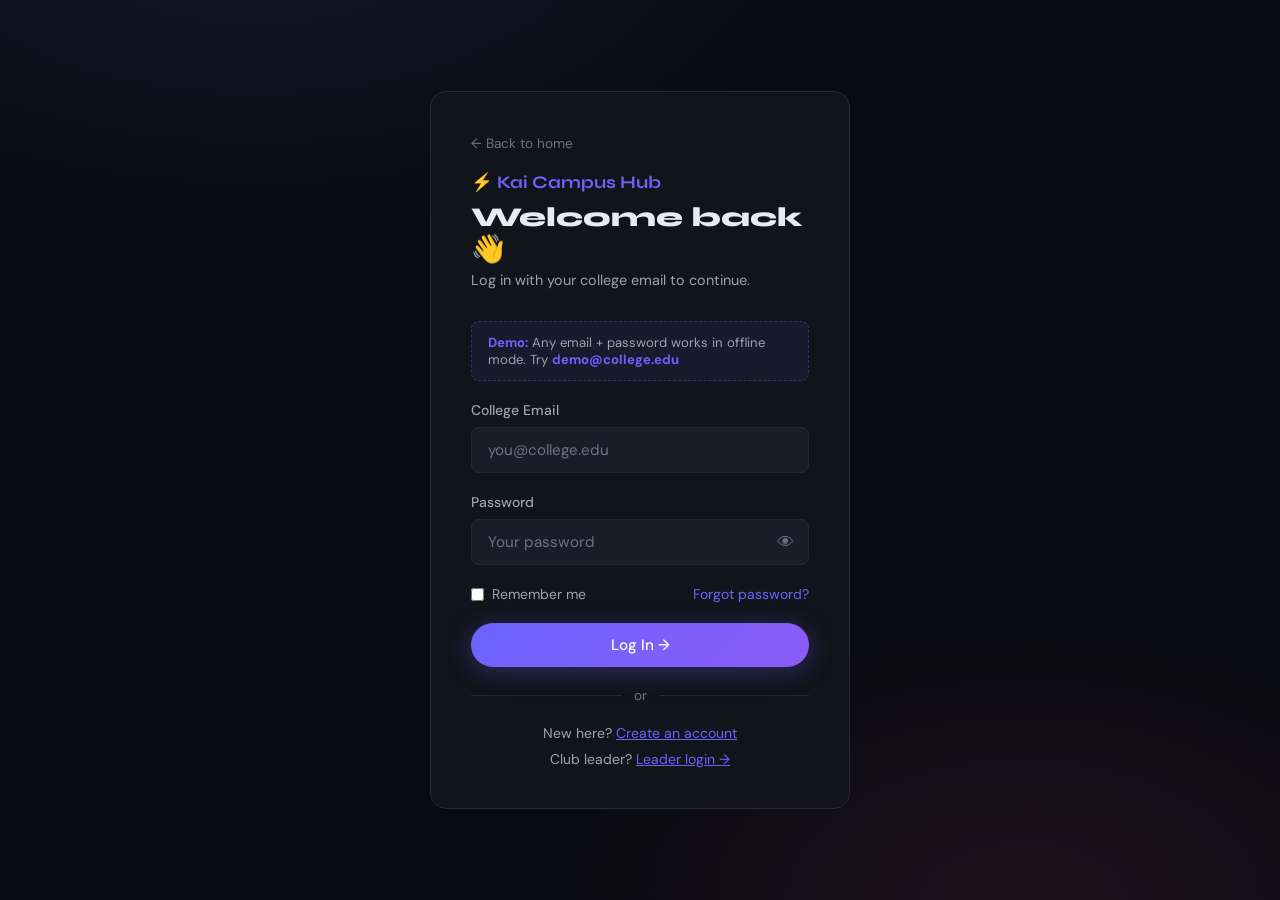
<file: Hushh/Hushh 1st Approach/student-login.html>
<!DOCTYPE html>
<html lang="en">
<head>
<meta charset="UTF-8"/>
<meta name="viewport" content="width=device-width, initial-scale=1.0"/>
<title>Student Login — Kai Campus Hub</title>
<link rel="stylesheet" href="style.css"/>
<style>
  .auth-wrap {
    min-height: 100vh; display: flex; align-items: center; justify-content: center;
    padding: 40px 16px;
  }
  .auth-card {
    background: var(--surface); border: 1px solid var(--border);
    border-radius: var(--radius); padding: 40px;
    width: 100%; max-width: 420px; animation: fadeUp 0.5s ease;
  }
  .auth-header { margin-bottom: 32px; }
  .auth-header .back {
    display: inline-flex; align-items: center; gap: 6px;
    color: var(--text-muted); font-size: 0.85rem; text-decoration: none;
    margin-bottom: 20px; transition: var(--transition);
  }
  .auth-header .back:hover { color: var(--text); }
  .auth-logo { font-family:'Syne',sans-serif; font-size:1.1rem; font-weight:700; color:var(--accent); margin-bottom:8px; }
  .auth-header h2 { font-family:'Syne',sans-serif; font-size:1.7rem; font-weight:800; }
  .auth-header p  { color:var(--text-dim); font-size:.9rem; margin-top:6px; }

  .password-wrap { position: relative; }
  .password-wrap input { padding-right: 44px; }
  .toggle-pw {
    position:absolute; right:14px; top:50%; transform:translateY(-50%);
    background:none; border:none; color:var(--text-muted); cursor:pointer; font-size:1.1rem;
  }

  .remember-row {
    display: flex; align-items: center; justify-content: space-between;
    margin-bottom: 20px; font-size: 0.875rem;
  }
  .remember-row label { display:flex; align-items:center; gap:8px; color:var(--text-dim); cursor:pointer; }
  .remember-row a { color:var(--accent); text-decoration:none; }

  .demo-box {
    background: rgba(108,99,255,0.08); border: 1px dashed rgba(108,99,255,0.3);
    border-radius: var(--radius-sm); padding: 12px 16px; margin-bottom: 20px;
    font-size: 0.82rem; color: var(--text-dim);
  }
  .demo-box strong { color: var(--accent); }
</style>
</head>
<body>
<div class="auth-wrap">
  <div class="auth-card">
    <div class="auth-header">
      <a class="back" href="index.html">← Back to home</a>
      <div class="auth-logo">⚡ Kai Campus Hub</div>
      <h2>Welcome back 👋</h2>
      <p>Log in with your college email to continue.</p>
    </div>

    <div id="alert" class="alert"></div>

    <div class="demo-box">
      <strong>Demo:</strong> Any email + password works in offline mode. Try <strong>demo@college.edu</strong>
    </div>

    <form id="loginForm">
      <div class="form-group">
        <label>College Email</label>
        <input type="email" id="email" placeholder="you@college.edu" required/>
      </div>
      <div class="form-group">
        <label>Password</label>
        <div class="password-wrap">
          <input type="password" id="password" placeholder="Your password" required/>
          <button type="button" class="toggle-pw" onclick="togglePw()">👁</button>
        </div>
      </div>
      <div class="remember-row">
        <label><input type="checkbox" id="remember"/> Remember me</label>
        <a href="#">Forgot password?</a>
      </div>
      <button type="submit" class="btn btn-primary btn-full" id="loginBtn">Log In →</button>
    </form>

    <div class="divider">or</div>
    <p class="text-center" style="font-size:.875rem;color:var(--text-dim)">
      New here? <a href="student-signup.html" class="text-accent">Create an account</a>
    </p>
    <p class="text-center" style="font-size:.875rem;color:var(--text-dim);margin-top:8px">
      Club leader? <a href="club-leader.html" class="text-accent">Leader login →</a>
    </p>
  </div>
</div>

<script src="utils.js"></script>
<script>
function togglePw() {
  const inp = document.getElementById('password');
  inp.type = inp.type === 'password' ? 'text' : 'password';
}

function showAlert(msg, type) {
  const a = document.getElementById('alert');
  a.className = 'alert alert-' + (type === 'error' ? 'error' : 'success') + ' show';
  a.textContent = msg;
}

document.getElementById('loginForm').addEventListener('submit', async (e) => {
  e.preventDefault();
  const email = document.getElementById('email').value.trim();
  const password = document.getElementById('password').value;
  const btn = document.getElementById('loginBtn');
  btn.innerHTML = '<span class="spinner"></span> Logging in...';
  btn.disabled = true;

  try {
    const res = await apiPost({ action: 'login', email, password });
    if (res.status === 'success') {
      Auth.save(res.data);
      Gamification.updateStreak();
      Gamification.addXP(10);
      await apiPost({ action: 'updateStreak', email, activity: 'login' });
      await n8nTrigger('student_login', { email });
      window.location.href = 'chat.html';
    } else {
      showAlert(res.message || 'Invalid credentials.', 'error');
    }
  } catch (err) {
    // Offline fallback — accept any credentials, save session
    const name = email.split('@')[0].replace(/[._]/g,' ').replace(/\b\w/g, l => l.toUpperCase());
    Auth.save({ name, email, interests: ['Technology','Design'], classYear: '2nd Year' });
    Gamification.updateStreak();
    Gamification.addXP(10);
    showToast('Logged in (offline mode) 🔥', 'success');
    setTimeout(() => window.location.href = 'chat.html', 800);
  } finally {
    btn.innerHTML = 'Log In →';
    btn.disabled = false;
  }
});
</script>
</body>
</html>
</file>
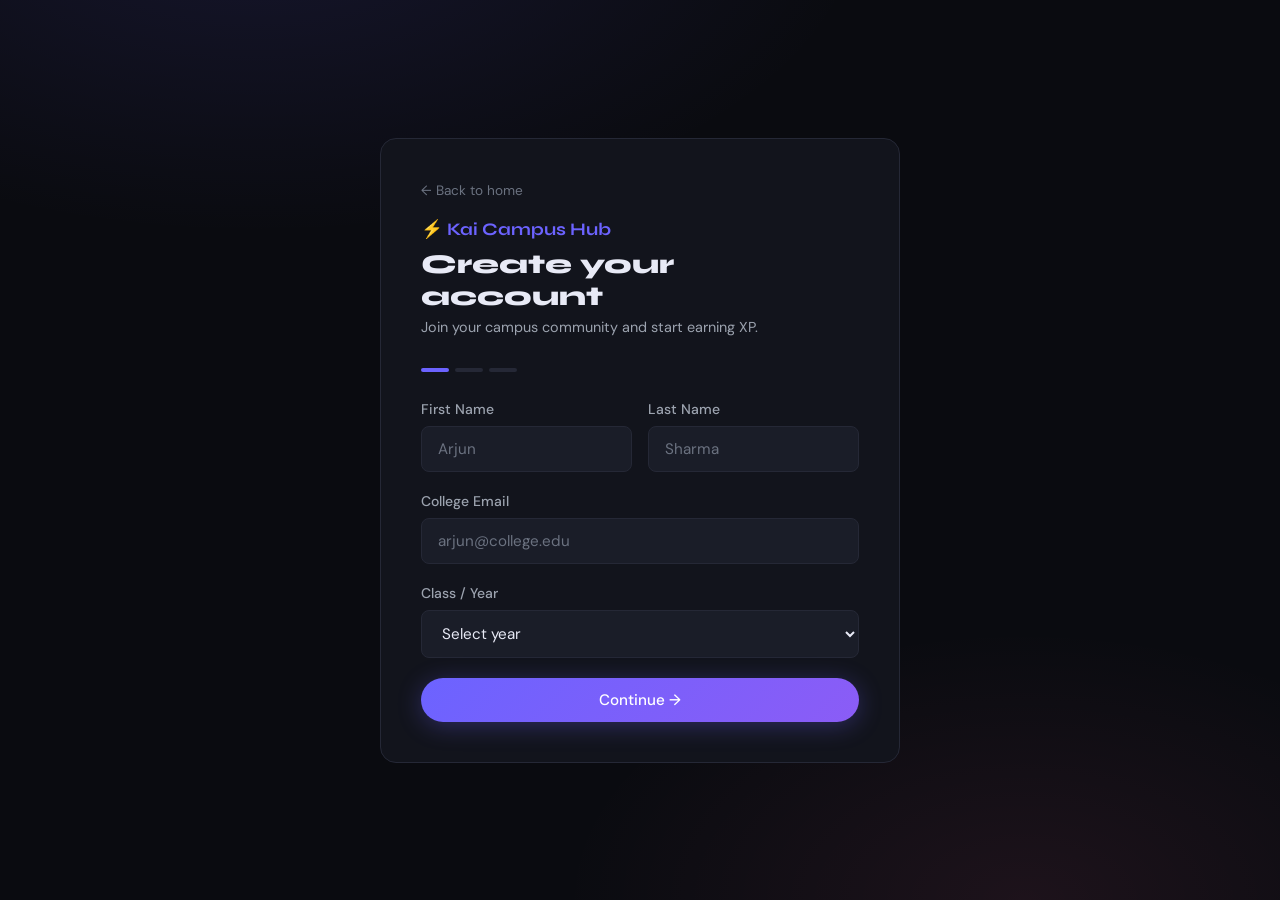
<file: Hushh/Hushh 1st Approach/student-signup.html>
<!DOCTYPE html>
<html lang="en">
<head>
<meta charset="UTF-8"/>
<meta name="viewport" content="width=device-width, initial-scale=1.0"/>
<title>Student Signup — Kai Campus Hub</title>
<link rel="stylesheet" href="style.css"/>
<style>
  .auth-wrap {
    min-height: 100vh; display: flex; align-items: center; justify-content: center;
    padding: 40px 16px;
  }
  .auth-card {
    background: var(--surface); border: 1px solid var(--border);
    border-radius: var(--radius); padding: 40px;
    width: 100%; max-width: 520px;
    animation: fadeUp 0.5s ease;
  }
  .auth-header { margin-bottom: 32px; }
  .auth-header .back { 
    display: inline-flex; align-items: center; gap: 6px;
    color: var(--text-muted); font-size: 0.85rem; text-decoration: none;
    margin-bottom: 20px; transition: var(--transition);
  }
  .auth-header .back:hover { color: var(--text); }
  .auth-logo { font-family: 'Syne', sans-serif; font-size: 1.1rem; font-weight: 700; color: var(--accent); margin-bottom: 8px; }
  .auth-header h2 { font-family: 'Syne', sans-serif; font-size: 1.7rem; font-weight: 800; }
  .auth-header p  { color: var(--text-dim); font-size: 0.9rem; margin-top: 6px; }

  .row2 { display: grid; grid-template-columns: 1fr 1fr; gap: 16px; }

  .progress-dots { display: flex; gap: 6px; margin-bottom: 28px; }
  .dot { width: 28px; height: 4px; border-radius: 2px; background: var(--border); transition: var(--transition); }
  .dot.active { background: var(--accent); }
  .dot.done  { background: var(--accent3); }

  .password-wrap { position: relative; }
  .password-wrap input { padding-right: 44px; }
  .toggle-pw {
    position: absolute; right: 14px; top: 50%; transform: translateY(-50%);
    background: none; border: none; color: var(--text-muted); cursor: pointer;
    font-size: 1.1rem; padding: 0;
  }

  .xp-preview {
    background: var(--surface2); border: 1px solid var(--border);
    border-radius: var(--radius-sm); padding: 14px 16px;
    display: flex; align-items: center; gap: 12px; margin-bottom: 20px;
  }
  .xp-preview .icon { font-size: 1.6rem; }
  .xp-preview p { font-size: 0.85rem; color: var(--text-dim); }
  .xp-preview strong { color: var(--accent4); }

  @media(max-width: 480px) { .row2 { grid-template-columns: 1fr; } }
</style>
</head>
<body>
<div class="auth-wrap">
  <div class="auth-card">
    <div class="auth-header">
      <a class="back" href="index.html">← Back to home</a>
      <div class="auth-logo">⚡ Kai Campus Hub</div>
      <h2>Create your account</h2>
      <p>Join your campus community and start earning XP.</p>
    </div>

    <div class="progress-dots">
      <div class="dot active" id="dot1"></div>
      <div class="dot" id="dot2"></div>
      <div class="dot" id="dot3"></div>
    </div>

    <div id="alert" class="alert"></div>

    <form id="signupForm">
      <!-- Step 1: Basic Info -->
      <div id="step1">
        <div class="row2">
          <div class="form-group">
            <label>First Name</label>
            <input type="text" id="firstName" placeholder="Arjun" required/>
          </div>
          <div class="form-group">
            <label>Last Name</label>
            <input type="text" id="lastName" placeholder="Sharma" required/>
          </div>
        </div>
        <div class="form-group">
          <label>College Email</label>
          <input type="email" id="email" placeholder="arjun@college.edu" required/>
        </div>
        <div class="form-group">
          <label>Class / Year</label>
          <select id="classYear" required>
            <option value="">Select year</option>
            <option>1st Year</option>
            <option>2nd Year</option>
            <option>3rd Year</option>
            <option>4th Year</option>
            <option>Postgraduate</option>
          </select>
        </div>
        <button type="button" class="btn btn-primary btn-full" onclick="goStep(2)">Continue →</button>
      </div>

      <!-- Step 2: Interests -->
      <div id="step2" style="display:none">
        <div class="section-label">Pick your interests (select all that apply)</div>
        <div class="interests-wrap" id="interestsWrap"></div>
        <div style="margin-top:20px"></div>
        <div class="row2">
          <button type="button" class="btn btn-secondary" onclick="goStep(1)">← Back</button>
          <button type="button" class="btn btn-primary" onclick="goStep(3)">Continue →</button>
        </div>
      </div>

      <!-- Step 3: Password -->
      <div id="step3" style="display:none">
        <div class="xp-preview">
          <div class="icon">🎉</div>
          <div>
            <p>Complete signup to earn <strong>+50 XP</strong> and your first badge!</p>
          </div>
        </div>
        <div class="form-group">
          <label>Create Password</label>
          <div class="password-wrap">
            <input type="password" id="password" placeholder="Min. 8 characters" required/>
            <button type="button" class="toggle-pw" onclick="togglePw('password')">👁</button>
          </div>
        </div>
        <div class="form-group">
          <label>Confirm Password</label>
          <div class="password-wrap">
            <input type="password" id="confirmPassword" placeholder="Repeat password" required/>
            <button type="button" class="toggle-pw" onclick="togglePw('confirmPassword')">👁</button>
          </div>
        </div>
        <div class="row2" style="margin-bottom:16px">
          <button type="button" class="btn btn-secondary" onclick="goStep(2)">← Back</button>
          <button type="submit" class="btn btn-primary" id="submitBtn">Create Account 🚀</button>
        </div>
        <p class="text-center text-muted" style="font-size:.85rem">
          Already have an account? <a href="student-login.html" class="text-accent">Log in</a>
        </p>
      </div>
    </form>
  </div>
</div>

<script src="utils.js"></script>
<script>
const INTERESTS = [
  'Technology','Coding','AI / ML','Design','Photography','Music','Art',
  'Debate','Leadership','Business','Startup','Finance','Writing',
  'Film','Sports','Fitness','Travel','Research','Gaming','Culture'
];

let selectedInterests = [];

// Build chips
const wrap = document.getElementById('interestsWrap');
INTERESTS.forEach(i => {
  const chip = document.createElement('div');
  chip.className = 'interest-chip';
  chip.textContent = i;
  chip.onclick = () => {
    chip.classList.toggle('selected');
    if (chip.classList.contains('selected')) selectedInterests.push(i);
    else selectedInterests = selectedInterests.filter(x => x !== i);
  };
  wrap.appendChild(chip);
});

function goStep(n) {
  if (n === 2) {
    const fn = document.getElementById('firstName').value.trim();
    const ln = document.getElementById('lastName').value.trim();
    const em = document.getElementById('email').value.trim();
    const cy = document.getElementById('classYear').value;
    if (!fn || !ln || !em || !cy) return showAlert('Please fill in all fields.', 'error');
    if (!em.includes('@')) return showAlert('Please enter a valid email.', 'error');
  }
  if (n === 3 && selectedInterests.length === 0) {
    return showAlert('Pick at least one interest.', 'error');
  }
  [1,2,3].forEach(s => {
    document.getElementById('step'+s).style.display = s === n ? 'block' : 'none';
    const dot = document.getElementById('dot'+s);
    dot.className = 'dot' + (s < n ? ' done' : s === n ? ' active' : '');
  });
  hideAlert();
}

function togglePw(id) {
  const inp = document.getElementById(id);
  inp.type = inp.type === 'password' ? 'text' : 'password';
}

function showAlert(msg, type) {
  const a = document.getElementById('alert');
  a.className = 'alert alert-' + (type === 'error' ? 'error' : 'success') + ' show';
  a.textContent = msg;
}
function hideAlert() {
  const a = document.getElementById('alert');
  a.className = 'alert';
}

document.getElementById('signupForm').addEventListener('submit', async (e) => {
  e.preventDefault();
  
  // 1. Configuration - Replace this with your n8n Test Webhook URL
  const N8N_WEBHOOK_URL = 'http://localhost:5678/webhook-test/signupstud';

  const pw = document.getElementById('password').value;
  const cpw = document.getElementById('confirmPassword').value;
  
  if (pw !== cpw) return showAlert('Passwords do not match.', 'error');
  if (pw.length < 8) return showAlert('Password must be at least 8 characters.', 'error');

  const btn = document.getElementById('submitBtn');
  btn.innerHTML = '<span class="spinner"></span> Creating...';
  btn.disabled = true;

  const payload = {
    action: 'signup',
    name: document.getElementById('firstName').value.trim() + ' ' + document.getElementById('lastName').value.trim(),
    email: document.getElementById('email').value.trim(),
    classYear: document.getElementById('classYear').value,
    interests: selectedInterests, // Sending as array for better Google Sheet handling
    password: pw,
  };

  try {
    // 2. The Direct Fetch Call
    const response = await fetch(N8N_WEBHOOK_URL, {
      method: 'POST',
      headers: { 'Content-Type': 'application/json' },
      body: JSON.stringify(payload)
    });

    if (response.ok) {
      // Success Logic
      Gamification.addXP(50);
      Gamification.updateStreak();
      Auth.save({ 
        name: payload.name, 
        email: payload.email, 
        interests: selectedInterests, 
        classYear: payload.classYear 
      });
      
      showToast('Account created! Details sent to n8n 🎉', 'success');
      setTimeout(() => window.location.href = 'chat.html', 1200);
    } else {
      const errorData = await response.text();
      showAlert('Server error: ' + errorData, 'error');
    }
  } catch (err) {
    console.error('Webhook Error:', err);
    showAlert('Could not connect to n8n. Check CORS settings.', 'error');
  } finally {
    btn.innerHTML = 'Create Account 🚀';
    btn.disabled = false;
  }
});
</script>
</body>
</html>
</file>
<file: Hushh/Hushh 1st Approach/style.css>
@import url('https://fonts.googleapis.com/css2?family=Syne:wght@400;600;700;800&family=DM+Sans:ital,wght@0,300;0,400;0,500;1,300&display=swap');

:root {
  --bg: #0a0b10;
  --surface: #12141c;
  --surface2: #1a1d28;
  --border: #252836;
  --accent: #6c63ff;
  --accent2: #ff6b9d;
  --accent3: #00e5a0;
  --accent4: #ffd166;
  --text: #e8eaf6;
  --text-muted: #6b7280;
  --text-dim: #9ca3af;
  --glow: rgba(108, 99, 255, 0.3);
  --glow2: rgba(255, 107, 157, 0.25);
  --radius: 16px;
  --radius-sm: 8px;
  --transition: all 0.25s cubic-bezier(0.4, 0, 0.2, 1);
}

*, *::before, *::after { box-sizing: border-box; margin: 0; padding: 0; }

html { scroll-behavior: smooth; }

body {
  font-family: 'DM Sans', sans-serif;
  background: var(--bg);
  color: var(--text);
  min-height: 100vh;
  background-image:
    radial-gradient(ellipse 80% 60% at 20% -10%, rgba(108,99,255,0.12) 0%, transparent 60%),
    radial-gradient(ellipse 60% 50% at 80% 100%, rgba(255,107,157,0.08) 0%, transparent 60%);
  background-attachment: fixed;
}

/* ---------- NAV ---------- */
.nav {
  position: sticky; top: 0; z-index: 100;
  display: flex; align-items: center; justify-content: space-between;
  padding: 16px 32px;
  background: rgba(10,11,16,0.85);
  backdrop-filter: blur(20px);
  border-bottom: 1px solid var(--border);
}
.nav-logo {
  font-family: 'Syne', sans-serif;
  font-size: 1.4rem; font-weight: 800;
  background: linear-gradient(135deg, var(--accent), var(--accent2));
  -webkit-background-clip: text; -webkit-text-fill-color: transparent;
  text-decoration: none;
}
.nav-links { display: flex; gap: 8px; align-items: center; }
.nav-links a {
  color: var(--text-dim); text-decoration: none; font-size: 0.9rem;
  padding: 8px 16px; border-radius: 50px; transition: var(--transition);
}
.nav-links a:hover { color: var(--text); background: var(--surface); }
.nav-links a.active { color: var(--accent); }
.btn-nav {
  background: var(--accent) !important; color: #fff !important;
  font-weight: 500;
}
.btn-nav:hover { background: #5a52d5 !important; }

/* ---------- BUTTONS ---------- */
.btn {
  display: inline-flex; align-items: center; gap: 8px;
  padding: 12px 24px; border-radius: 50px;
  font-family: 'DM Sans', sans-serif; font-size: 0.95rem; font-weight: 500;
  cursor: pointer; border: none; text-decoration: none;
  transition: var(--transition); white-space: nowrap;
}
.btn-primary {
  background: linear-gradient(135deg, var(--accent), #8b5cf6);
  color: #fff;
  box-shadow: 0 4px 24px var(--glow);
}
.btn-primary:hover { transform: translateY(-2px); box-shadow: 0 8px 32px var(--glow); }
.btn-secondary {
  background: var(--surface); color: var(--text);
  border: 1px solid var(--border);
}
.btn-secondary:hover { border-color: var(--accent); color: var(--accent); }
.btn-outline {
  background: transparent; color: var(--accent);
  border: 1px solid var(--accent);
}
.btn-outline:hover { background: var(--accent); color: #fff; }
.btn-sm { padding: 8px 16px; font-size: 0.85rem; }
.btn-full { width: 100%; justify-content: center; }

/* ---------- CARDS ---------- */
.card {
  background: var(--surface);
  border: 1px solid var(--border);
  border-radius: var(--radius);
  padding: 24px;
  transition: var(--transition);
}
.card:hover { border-color: rgba(108,99,255,0.3); }
.card-glow:hover {
  box-shadow: 0 0 0 1px var(--accent), 0 8px 32px var(--glow);
}

/* ---------- FORMS ---------- */
.form-group { margin-bottom: 20px; }
.form-group label {
  display: block; margin-bottom: 8px;
  font-size: 0.875rem; font-weight: 500; color: var(--text-dim);
}
.form-group input, .form-group select, .form-group textarea {
  width: 100%;
  background: var(--surface2);
  border: 1px solid var(--border);
  border-radius: var(--radius-sm);
  padding: 12px 16px;
  color: var(--text);
  font-family: 'DM Sans', sans-serif; font-size: 0.95rem;
  transition: var(--transition); outline: none;
}
.form-group input:focus, .form-group select:focus, .form-group textarea:focus {
  border-color: var(--accent);
  box-shadow: 0 0 0 3px var(--glow);
}
.form-group input::placeholder { color: var(--text-muted); }
.form-group select option { background: var(--surface2); }

/* ---------- BADGES ---------- */
.badge {
  display: inline-flex; align-items: center; gap: 4px;
  padding: 4px 10px; border-radius: 50px;
  font-size: 0.75rem; font-weight: 600;
}
.badge-purple { background: rgba(108,99,255,0.15); color: var(--accent); }
.badge-pink { background: rgba(255,107,157,0.15); color: var(--accent2); }
.badge-green { background: rgba(0,229,160,0.15); color: var(--accent3); }
.badge-yellow { background: rgba(255,209,102,0.15); color: var(--accent4); }

/* ---------- ALERTS ---------- */
.alert {
  padding: 12px 16px; border-radius: var(--radius-sm);
  font-size: 0.9rem; margin-bottom: 16px; display: none;
}
.alert-error { background: rgba(239,68,68,0.15); color: #f87171; border: 1px solid rgba(239,68,68,0.2); }
.alert-success { background: rgba(0,229,160,0.12); color: var(--accent3); border: 1px solid rgba(0,229,160,0.2); }
.alert.show { display: block; }

/* ---------- LOADING ---------- */
.spinner {
  width: 20px; height: 20px;
  border: 2px solid rgba(255,255,255,0.2);
  border-top-color: #fff;
  border-radius: 50%;
  animation: spin 0.7s linear infinite;
  display: inline-block;
}
@keyframes spin { to { transform: rotate(360deg); } }

/* ---------- STREAKS / GAMIFICATION ---------- */
.streak-bar {
  display: flex; align-items: center; gap: 6px;
  background: var(--surface2); padding: 12px 16px;
  border-radius: 50px; border: 1px solid var(--border);
  font-size: 0.875rem;
}
.streak-fire { font-size: 1.1rem; }
.streak-count { font-weight: 700; color: var(--accent4); }
.xp-pill {
  background: linear-gradient(135deg, rgba(108,99,255,0.2), rgba(139,92,246,0.2));
  border: 1px solid rgba(108,99,255,0.3);
  padding: 6px 14px; border-radius: 50px;
  font-size: 0.8rem; font-weight: 600; color: var(--accent);
}

/* ---------- INTERESTS CHIPS ---------- */
.interests-wrap { display: flex; flex-wrap: wrap; gap: 8px; margin-top: 8px; }
.interest-chip {
  padding: 6px 14px; border-radius: 50px; cursor: pointer;
  border: 1px solid var(--border); background: var(--surface2);
  font-size: 0.85rem; color: var(--text-dim); transition: var(--transition);
  user-select: none;
}
.interest-chip.selected {
  border-color: var(--accent); color: var(--accent);
  background: rgba(108,99,255,0.12);
}

/* ---------- MISC ---------- */
.divider {
  display: flex; align-items: center; gap: 12px;
  color: var(--text-muted); font-size: 0.85rem; margin: 20px 0;
}
.divider::before, .divider::after {
  content: ''; flex: 1; height: 1px; background: var(--border);
}
.text-center { text-align: center; }
.text-muted { color: var(--text-muted); }
.text-accent { color: var(--accent); }
.mt-2 { margin-top: 8px; }
.mt-4 { margin-top: 16px; }

.section-label {
  font-size: 0.75rem; font-weight: 600; letter-spacing: 0.12em;
  text-transform: uppercase; color: var(--text-muted); margin-bottom: 12px;
}

/* ---------- ANIMATIONS ---------- */
@keyframes fadeUp {
  from { opacity: 0; transform: translateY(20px); }
  to { opacity: 1; transform: translateY(0); }
}
@keyframes pulse-glow {
  0%, 100% { box-shadow: 0 0 0 0 var(--glow); }
  50% { box-shadow: 0 0 20px 4px var(--glow); }
}
.anim-fade-up { animation: fadeUp 0.5s ease forwards; }
.anim-delay-1 { animation-delay: 0.1s; opacity: 0; }
.anim-delay-2 { animation-delay: 0.2s; opacity: 0; }
.anim-delay-3 { animation-delay: 0.3s; opacity: 0; }

/* ---------- SCROLLBAR ---------- */
::-webkit-scrollbar { width: 6px; }
::-webkit-scrollbar-track { background: var(--bg); }
::-webkit-scrollbar-thumb { background: var(--border); border-radius: 3px; }
</file>
